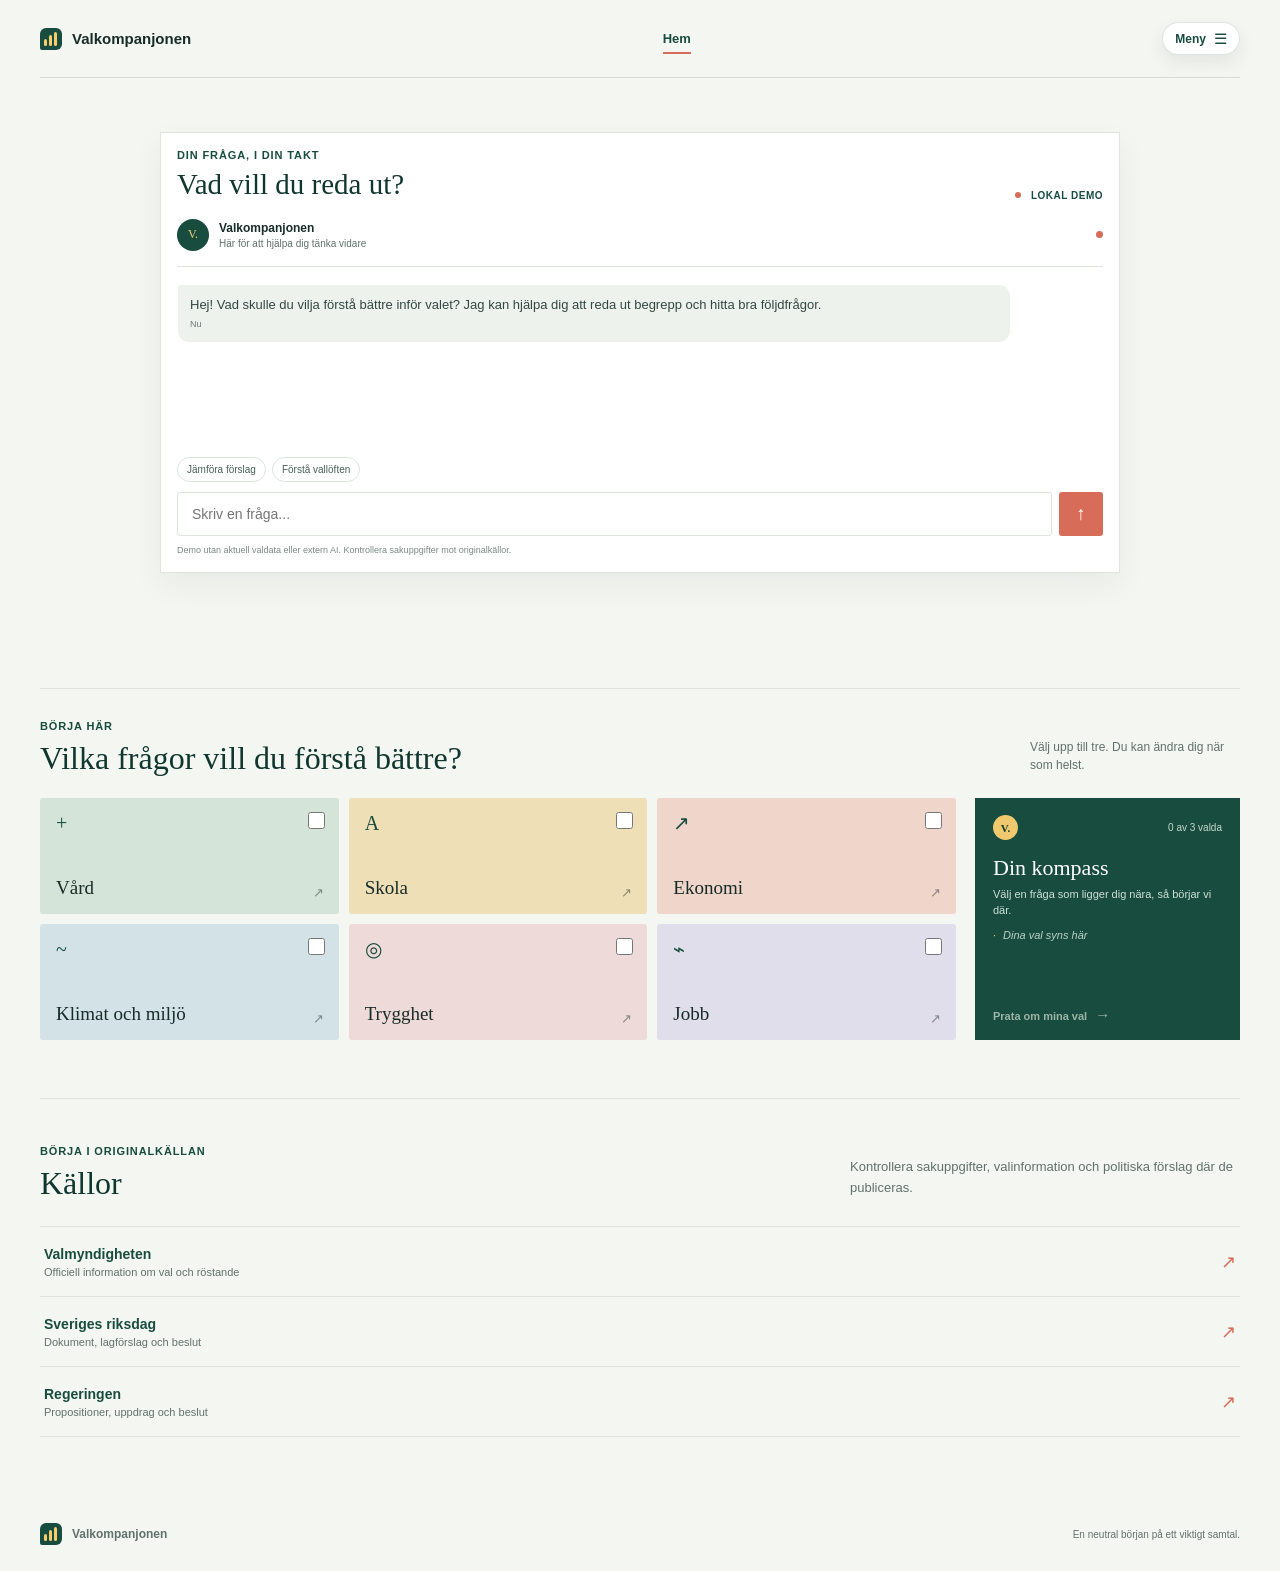
<file: Niklas/index.html>
<!doctype html>
<html lang="sv">
  <head>
    <meta charset="UTF-8" />
    <meta name="viewport" content="width=device-width, initial-scale=1.0" />
    <meta name="theme-color" content="#f4f6f1" />
    <meta name="description" content="Utforska valfrågor och samla det du vill veta mer om med Valkompanjonen." />
    <title>Valkompanjonen</title>
    <link rel="stylesheet" href="styles.css" />
    <script src="app.js" defer></script>
  </head>
  <body>
    <header class="site-header">
      <a class="brand" href="#top" aria-label="Valkompanjonen, till sidans början">
        <span class="brand-mark" aria-hidden="true"><i></i><i></i><i></i></span>
        <span>Valkompanjonen</span>
      </a>
      <nav class="main-nav" aria-label="Huvudmeny">
        <a href="#top" aria-current="page">Hem</a>
      </nav>
      <button class="menu-toggle" type="button" aria-expanded="false" aria-controls="right-menu-panel">
        <span class="menu-toggle-label">Meny</span>
        <span class="menu-toggle-icon" aria-hidden="true">☰</span>
      </button>
    </header>

    <aside class="right-menu-panel" id="right-menu-panel" aria-label="Snabbmeny">
      <nav class="menu-links" aria-label="Snabbnavigering">
        <a href="valstugor.html">Valstugor</a>
        <a href="#kallor">Källor</a>
        <a href="debatt.html">Debatt</a>
        <a href="karta.html">Karta</a>
      </nav>
    </aside>

    <main id="top">
      <section class="home-stage content-width" aria-labelledby="chat-title">
        <section class="chat-box primary-chat" id="chat" aria-labelledby="chat-title">
          <div class="chat-title-row">
            <div>
              <p class="eyebrow">Din fråga, i din takt</p>
              <h2 id="chat-title">Vad vill du reda ut?</h2>
            </div>
            <span class="demo-label"><span aria-hidden="true"></span> Lokal demo</span>
          </div>
          <div class="chat-topbar">
            <div class="chat-avatar" aria-hidden="true">V.</div>
            <div><strong>Valkompanjonen</strong><span>Här för att hjälpa dig tänka vidare</span></div>
            <span class="chat-status" aria-label="Demo-läge"></span>
          </div>
          <div class="messages" id="messages" role="log" aria-live="polite" aria-relevant="additions">
            <div class="message bot-message">Hej! Vad skulle du vilja förstå bättre inför valet? Jag kan hjälpa dig att reda ut begrepp och hitta bra följdfrågor. <span class="message-time">Nu</span></div>
          </div>
          <div class="suggestions" aria-label="Förslag på frågor">
            <button class="suggestion" type="button" data-prompt="Hur kan jag jämföra partiernas förslag sakligt?">Jämföra förslag</button>
            <button class="suggestion" type="button" data-prompt="Vad ska jag titta efter när jag läser ett vallöfte?">Förstå vallöften</button>
          </div>
          <form class="chat-form" id="chat-form">
            <label class="visually-hidden" for="chat-input">Skriv din fråga</label>
            <input id="chat-input" name="message" type="text" placeholder="Skriv en fråga..." autocomplete="off" required />
            <button class="send-button" type="submit" aria-label="Skicka fråga"><span aria-hidden="true">↑</span></button>
          </form>
          <p class="chat-disclaimer">Demo utan aktuell valdata eller extern AI. Kontrollera sakuppgifter mot originalkällor.</p>
        </section>
      </section>

      <section class="questions content-width" id="fragor" aria-labelledby="questions-title">
        <div class="section-heading">
          <div>
            <p class="eyebrow">Börja här</p>
            <h2 id="questions-title">Vilka frågor vill du förstå bättre?</h2>
          </div>
          <p class="section-hint">Välj upp till tre. Du kan ändra dig när som helst.</p>
        </div>

        <div class="topic-layout">
          <fieldset class="topic-grid" aria-label="Välj ämnen">
            <legend class="visually-hidden">Dina viktigaste frågor</legend>
            <label class="topic topic-green">
              <input type="checkbox" name="topic" value="Vård" />
              <span class="topic-icon" aria-hidden="true">+</span><span class="topic-name">Vård</span><span class="topic-arrow" aria-hidden="true">↗</span>
            </label>
            <label class="topic topic-yellow">
              <input type="checkbox" name="topic" value="Skola" />
              <span class="topic-icon" aria-hidden="true">A</span><span class="topic-name">Skola</span><span class="topic-arrow" aria-hidden="true">↗</span>
            </label>
            <label class="topic topic-coral">
              <input type="checkbox" name="topic" value="Ekonomi" />
              <span class="topic-icon" aria-hidden="true">↗</span><span class="topic-name">Ekonomi</span><span class="topic-arrow" aria-hidden="true">↗</span>
            </label>
            <label class="topic topic-blue">
              <input type="checkbox" name="topic" value="Klimat och miljö" />
              <span class="topic-icon" aria-hidden="true">~</span><span class="topic-name">Klimat och miljö</span><span class="topic-arrow" aria-hidden="true">↗</span>
            </label>
            <label class="topic topic-pink">
              <input type="checkbox" name="topic" value="Trygghet" />
              <span class="topic-icon" aria-hidden="true">◎</span><span class="topic-name">Trygghet</span><span class="topic-arrow" aria-hidden="true">↗</span>
            </label>
            <label class="topic topic-lilac">
              <input type="checkbox" name="topic" value="Jobb" />
              <span class="topic-icon" aria-hidden="true">⌁</span><span class="topic-name">Jobb</span><span class="topic-arrow" aria-hidden="true">↗</span>
            </label>
          </fieldset>

          <aside class="priority-panel" aria-live="polite" aria-labelledby="priority-title">
            <div class="priority-topline"><span class="priority-mark" aria-hidden="true">V.</span><span id="topic-count">0 av 3 valda</span></div>
            <h3 id="priority-title">Din kompass</h3>
            <p id="priority-copy">Välj en fråga som ligger dig nära, så börjar vi där.</p>
            <ul class="priority-list" id="priority-list"><li class="empty-priority">Dina val syns här</li></ul>
            <button class="text-button" id="ask-topics" type="button" disabled>Prata om mina val <span aria-hidden="true">→</span></button>
          </aside>
        </div>
      </section>

      <section class="info-section sources-section content-width" id="kallor" aria-labelledby="sources-title">
        <div class="info-heading">
          <div><p class="eyebrow">Börja i originalkällan</p><h2 id="sources-title">Källor</h2></div>
          <p>Kontrollera sakuppgifter, valinformation och politiska förslag där de publiceras.</p>
        </div>
        <div class="source-list">
          <a class="source-link" href="https://www.val.se/" target="_blank" rel="noreferrer"><span><strong>Valmyndigheten</strong><small>Officiell information om val och röstande</small></span><span class="source-arrow" aria-hidden="true">↗</span></a>
          <a class="source-link" href="https://www.riksdagen.se/sv/dokument-och-lagar/" target="_blank" rel="noreferrer"><span><strong>Sveriges riksdag</strong><small>Dokument, lagförslag och beslut</small></span><span class="source-arrow" aria-hidden="true">↗</span></a>
          <a class="source-link" href="https://www.regeringen.se/" target="_blank" rel="noreferrer"><span><strong>Regeringen</strong><small>Propositioner, uppdrag och beslut</small></span><span class="source-arrow" aria-hidden="true">↗</span></a>
        </div>
      </section>
    </main>

    <footer class="site-footer content-width"><a class="brand footer-brand" href="#top"><span class="brand-mark" aria-hidden="true"><i></i><i></i><i></i></span><span>Valkompanjonen</span></a><span>En neutral början på ett viktigt samtal.</span></footer>
  </body>
</html>
</file>
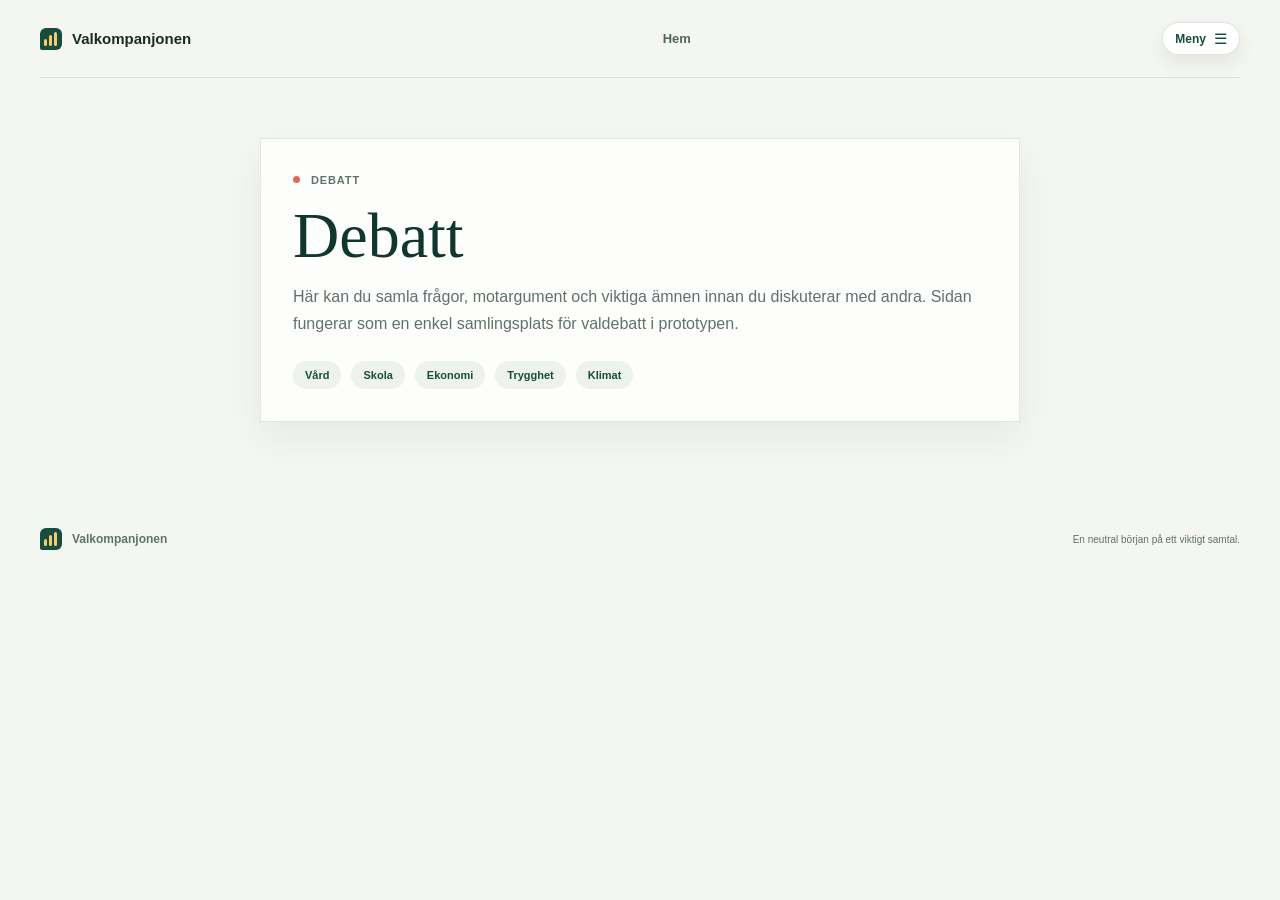
<file: Niklas/debatt.html>
<!doctype html>
<html lang="sv">
  <head>
    <meta charset="UTF-8" />
    <meta name="viewport" content="width=device-width, initial-scale=1.0" />
    <meta name="theme-color" content="#f4f6f1" />
    <meta name="description" content="Debatt-portal i Valkompanjonen." />
    <title>Debatt | Valkompanjonen</title>
    <link rel="stylesheet" href="styles.css" />
  </head>
  <body>
    <header class="site-header">
      <a class="brand" href="index.html#top" aria-label="Valkompanjonen, till startsidan">
        <span class="brand-mark" aria-hidden="true"><i></i><i></i><i></i></span>
        <span>Valkompanjonen</span>
      </a>
      <nav class="main-nav" aria-label="Huvudmeny">
        <a href="index.html#top">Hem</a>
      </nav>
      <button class="menu-toggle" type="button" aria-expanded="false" aria-controls="right-menu-panel">
        <span class="menu-toggle-label">Meny</span>
        <span class="menu-toggle-icon" aria-hidden="true">☰</span>
      </button>
    </header>

    <aside class="right-menu-panel" id="right-menu-panel" aria-label="Snabbmeny">
      <nav class="menu-links" aria-label="Snabbnavigering">
        <a href="valstugor.html">Valstugor</a>
        <a href="index.html#kallor">Källor</a>
        <a href="debatt.html" aria-current="page">Debatt</a>
        <a href="karta.html">Karta</a>
      </nav>
    </aside>

    <main class="content-width page-shell" id="top">
      <section class="info-card page-standalone" aria-labelledby="debatt-title">
        <p class="eyebrow"><span class="eyebrow-dot" aria-hidden="true"></span> Debatt</p>
        <h1 id="debatt-title">Debatt</h1>
        <p>Här kan du samla frågor, motargument och viktiga ämnen innan du diskuterar med andra. Sidan fungerar som en enkel samlingsplats för valdebatt i prototypen.</p>
        <div class="topic-list">
          <span>Vård</span>
          <span>Skola</span>
          <span>Ekonomi</span>
          <span>Trygghet</span>
          <span>Klimat</span>
        </div>
      </section>
    </main>

    <footer class="site-footer content-width"><a class="brand footer-brand" href="index.html#top"><span class="brand-mark" aria-hidden="true"><i></i><i></i><i></i></span><span>Valkompanjonen</span></a><span>En neutral början på ett viktigt samtal.</span></footer>
    <script src="app.js" defer></script>
  </body>
</html>
</file>
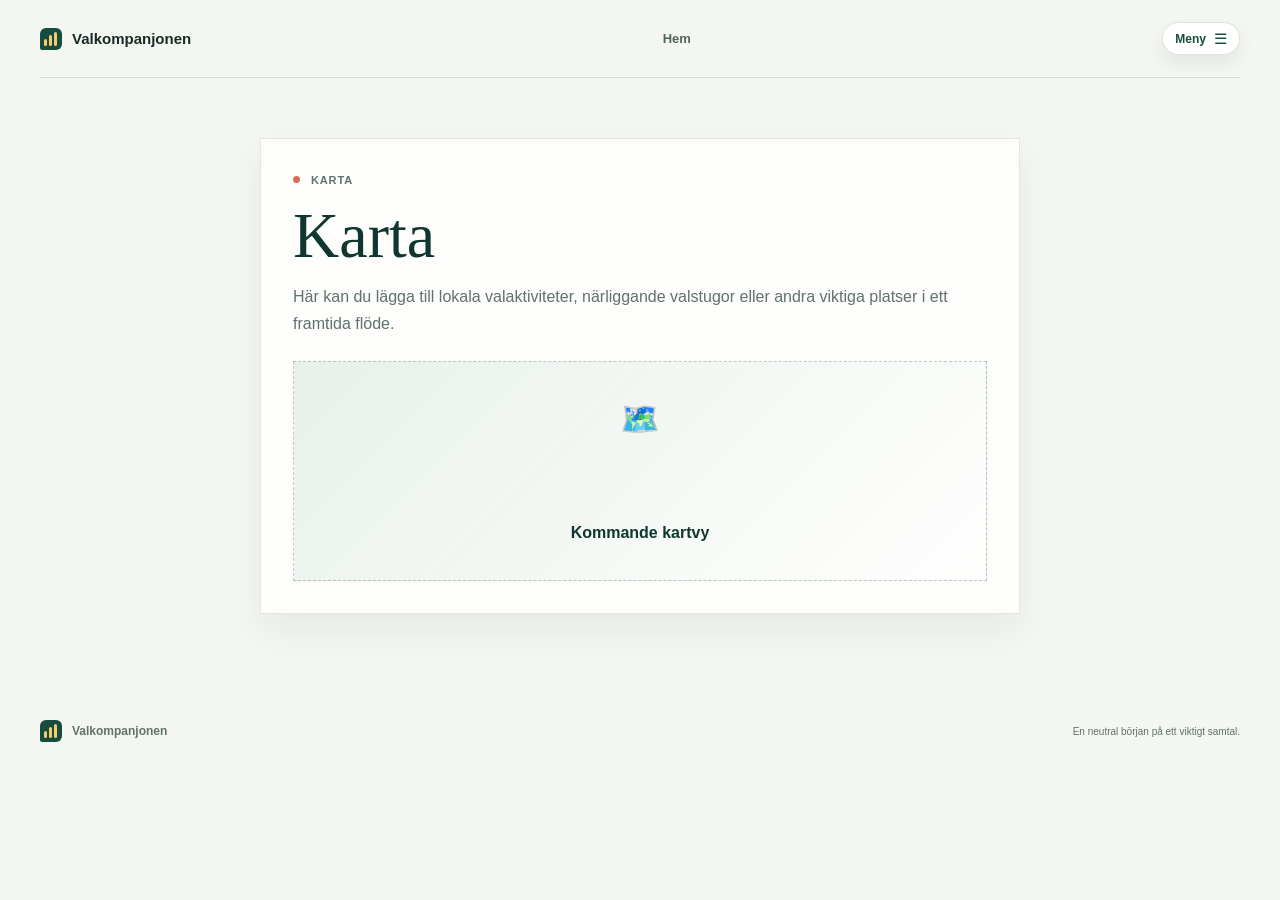
<file: Niklas/karta.html>
<!doctype html>
<html lang="sv">
  <head>
    <meta charset="UTF-8" />
    <meta name="viewport" content="width=device-width, initial-scale=1.0" />
    <meta name="theme-color" content="#f4f6f1" />
    <meta name="description" content="Karta-portal i Valkompanjonen." />
    <title>Karta | Valkompanjonen</title>
    <link rel="stylesheet" href="styles.css" />
  </head>
  <body>
    <header class="site-header">
      <a class="brand" href="index.html#top" aria-label="Valkompanjonen, till startsidan">
        <span class="brand-mark" aria-hidden="true"><i></i><i></i><i></i></span>
        <span>Valkompanjonen</span>
      </a>
      <nav class="main-nav" aria-label="Huvudmeny">
        <a href="index.html#top">Hem</a>
      </nav>
      <button class="menu-toggle" type="button" aria-expanded="false" aria-controls="right-menu-panel">
        <span class="menu-toggle-label">Meny</span>
        <span class="menu-toggle-icon" aria-hidden="true">☰</span>
      </button>
    </header>

    <aside class="right-menu-panel" id="right-menu-panel" aria-label="Snabbmeny">
      <nav class="menu-links" aria-label="Snabbnavigering">
        <a href="valstugor.html">Valstugor</a>
        <a href="index.html#kallor">Källor</a>
        <a href="debatt.html">Debatt</a>
        <a href="karta.html" aria-current="page">Karta</a>
      </nav>
    </aside>

    <main class="content-width page-shell" id="top">
      <section class="info-card page-standalone" aria-labelledby="karta-title">
        <p class="eyebrow"><span class="eyebrow-dot" aria-hidden="true"></span> Karta</p>
        <h1 id="karta-title">Karta</h1>
        <p>Här kan du lägga till lokala valaktiviteter, närliggande valstugor eller andra viktiga platser i ett framtida flöde.</p>
        <div class="map-placeholder" aria-label="Kartplats för valaktiviteter">
          <span>🗺️</span>
          <strong>Kommande kartvy</strong>
        </div>
      </section>
    </main>

    <footer class="site-footer content-width"><a class="brand footer-brand" href="index.html#top"><span class="brand-mark" aria-hidden="true"><i></i><i></i><i></i></span><span>Valkompanjonen</span></a><span>En neutral början på ett viktigt samtal.</span></footer>
    <script src="app.js" defer></script>
  </body>
</html>
</file>
<file: Niklas/styles.css>
:root {
  color-scheme: light;
  --ink: #172c28;
  --muted: #61716b;
  --green: #174c3e;
  --green-deep: #10372f;
  --paper: #f4f6f1;
  --white: #fff;
  --line: #dce4dc;
  --coral: #d76d58;
  --gold: #e8bb57;
  --blue: #b8d5e2;
  --pink: #edc9c5;
  --lilac: #d8d2eb;
  font-family: "Aptos", "Trebuchet MS", sans-serif;
  color: var(--ink);
  background: var(--paper);
  font-synthesis: none;
  text-rendering: optimizeLegibility;
}

* { box-sizing: border-box; }
html { scroll-behavior: smooth; }
body {
  margin: 0;
  min-width: 320px;
  background-color: var(--paper);
  background-image: radial-gradient(#d8e1d8 0.7px, transparent 0.7px);
  background-size: 18px 18px;
}
button, input { font: inherit; }
a { color: inherit; }
.site-header {
  width: min(1280px, calc(100% - 80px));
  height: 78px;
  margin: 0 auto;
  display: flex;
  align-items: center;
  justify-content: space-between;
  border-bottom: 1px solid rgba(23, 76, 62, .14);
}
.brand { display: inline-flex; align-items: center; gap: 10px; text-decoration: none; font-weight: 800; font-size: 15px; }
.brand-mark { display: flex; align-items: end; gap: 2px; width: 22px; height: 22px; padding: 4px; border-radius: 6px 6px 6px 2px; background: var(--green); }
.brand-mark i { display: block; width: 3px; border-radius: 3px; background: #f6cc6c; }
.brand-mark i:nth-child(1) { height: 7px; }
.brand-mark i:nth-child(2) { height: 11px; }
.brand-mark i:nth-child(3) { height: 14px; }
.main-nav { display: flex; align-items: center; gap: 34px; }
.main-nav a { padding: 8px 0; color: #52645e; font-size: 13px; font-weight: 700; text-decoration: none; transition: color .18s ease; }
.main-nav a:hover, .main-nav a[aria-current="page"] { color: var(--green); }
.main-nav a[aria-current="page"] { box-shadow: inset 0 -2px var(--coral); }
.menu-toggle {
  border: 1px solid rgba(23, 76, 62, .14);
  background: #fff;
  color: var(--green);
  padding: 8px 12px;
  border-radius: 999px;
  display: inline-flex;
  align-items: center;
  gap: 8px;
  font-size: 12px;
  font-weight: 800;
  cursor: pointer;
  box-shadow: 0 8px 18px rgba(23,44,40,.08);
}
.menu-toggle-icon { font-size: 15px; line-height: 1; }
.right-menu-panel {
  position: fixed;
  top: 94px;
  right: 26px;
  z-index: 30;
  width: min(220px, calc(100vw - 36px));
  padding: 12px;
  background: rgba(255,255,255,.96);
  border: 1px solid rgba(23, 76, 62, .12);
  border-radius: 18px;
  box-shadow: 0 24px 42px rgba(23,44,40,.12);
  opacity: 0;
  visibility: hidden;
  transform: translateY(-8px);
  transition: opacity .18s ease, transform .18s ease, visibility .18s ease;
}
.right-menu-panel.is-open {
  opacity: 1;
  visibility: visible;
  transform: translateY(0);
}
.menu-links { display: flex; flex-direction: column; gap: 8px; }
.menu-links a {
  padding: 10px 12px;
  border-radius: 10px;
  color: var(--green);
  background: #f4f7f4;
  text-decoration: none;
  font-size: 12px;
  font-weight: 700;
}
.menu-links a:hover { background: #edf2ed; }
.content-width { width: min(1260px, calc(100% - 80px)); margin-inline: auto; }
.home-stage { min-height: 610px; padding: 54px 0 62px; display: block; }
.primary-chat { width: min(100%, 960px); margin: 0 auto; min-width: 0; padding: 26px; border-color: #d8e1d8; box-shadow: 0 18px 50px rgba(23,44,40,.09); scroll-margin-top: 24px; }
.chat-title-row { margin-bottom: 18px; display: flex; align-items: end; justify-content: space-between; gap: 18px; }
.chat-title-row .eyebrow { margin-bottom: 7px; }
.chat-title-row h2 { font-size: 29px; }
.primary-chat .chat-topbar { padding-bottom: 15px; }
.primary-chat .messages { min-height: 190px; max-height: 250px; padding-top: 18px; }
.primary-chat .message { font-size: 13px; }
.primary-chat .chat-form input { padding: 13px 14px; font-size: 14px; }
.primary-chat .send-button { width: 44px; flex-basis: 44px; }
.intro { min-height: 402px; padding: 64px 0 54px; display: grid; grid-template-columns: 1fr 270px; align-items: center; gap: 72px; }
.eyebrow { margin: 0 0 14px; color: var(--green); font-size: 11px; font-weight: 800; letter-spacing: .08em; text-transform: uppercase; }
.eyebrow-dot, .demo-label span { display: inline-block; width: 7px; height: 7px; margin-right: 7px; border-radius: 50%; background: var(--coral); vertical-align: 1px; }
h1, h2, h3, p { margin-top: 0; }
h1 { max-width: 690px; margin-bottom: 18px; color: var(--green-deep); font-family: "Palatino Linotype", "Book Antiqua", Georgia, serif; font-size: clamp(42px, 5vw, 66px); font-weight: 500; line-height: .99; }
h1 em { color: var(--coral); font-weight: 500; }
.intro-text { max-width: 540px; margin-bottom: 24px; color: #52645e; font-size: 16px; line-height: 1.65; }
.primary-link { display: inline-flex; align-items: center; gap: 22px; padding: 13px 17px; border-radius: 4px; background: var(--green); color: white; font-size: 13px; font-weight: 700; text-decoration: none; transition: background .18s ease, transform .18s ease; }
.primary-link:hover { background: var(--green-deep); transform: translateY(-2px); }
.primary-link span { color: #f5cb69; font-size: 17px; }
.intro-note { position: relative; min-height: 202px; padding: 22px; display: flex; flex-direction: column; justify-content: space-between; overflow: hidden; background: #e4ebe1; }
.intro-note::after { position: absolute; right: -23px; bottom: -43px; width: 142px; height: 142px; border: 1px solid rgba(23,76,62,.22); border-radius: 50%; content: ""; box-shadow: 0 0 0 12px rgba(23,76,62,.04), 0 0 0 26px rgba(23,76,62,.035); }
.note-number { display: flex; align-items: center; gap: 8px; color: var(--green); font-size: 10px; font-weight: 800; }
.note-number span { width: 39px; height: 1px; background: #9eafa2; }
.intro-note p { margin: 20px 0; font-family: "Palatino Linotype", "Book Antiqua", Georgia, serif; font-size: 23px; line-height: 1.17; }
.intro-note p strong { color: var(--green); font-weight: 700; }
.note-caption { color: var(--muted); font-size: 11px; }
.questions { padding: 31px 0 58px; border-top: 1px solid var(--line); }
.section-heading { display: flex; align-items: end; justify-content: space-between; gap: 28px; margin-bottom: 22px; }
.section-heading .eyebrow { margin-bottom: 8px; }
h2 { margin-bottom: 0; color: var(--green-deep); font-family: "Palatino Linotype", "Book Antiqua", Georgia, serif; font-size: 32px; font-weight: 500; line-height: 1.13; }
.section-hint { max-width: 210px; margin-bottom: 2px; color: var(--muted); font-size: 12px; line-height: 1.5; }
.topic-layout { display: grid; grid-template-columns: 1fr 265px; gap: 19px; }
.topic-grid { min-width: 0; margin: 0; padding: 0; border: 0; display: grid; grid-template-columns: repeat(3, minmax(0, 1fr)); gap: 10px; }
.topic { position: relative; min-height: 116px; padding: 14px 15px; display: flex; flex-direction: column; justify-content: space-between; border: 1px solid transparent; border-radius: 3px; cursor: pointer; transition: transform .16s ease, border-color .16s ease, box-shadow .16s ease; }
.topic:hover { transform: translateY(-2px); box-shadow: 0 5px 13px rgba(23,44,40,.08); }
.topic:has(input:checked) { border-color: var(--green); box-shadow: inset 0 0 0 1px var(--green); }
.topic:has(input:focus-visible) { outline: 3px solid #286d58; outline-offset: 3px; }
.topic input { position: absolute; top: 13px; right: 13px; width: 17px; height: 17px; margin: 0; accent-color: var(--green); }
.topic-green { background: #d5e4d8; }
.topic-yellow { background: #efdfb7; }
.topic-coral { background: #f0d5cb; }
.topic-blue { background: #d2e2e7; }
.topic-pink { background: #eedad8; }
.topic-lilac { background: #e1deec; }
.topic-icon { color: var(--green); font-family: Georgia, serif; font-size: 20px; line-height: 1; }
.topic-name { color: var(--ink); font-family: "Palatino Linotype", "Book Antiqua", Georgia, serif; font-size: 19px; }
.topic-arrow { position: absolute; right: 14px; bottom: 13px; color: rgba(23,44,40,.48); font-size: 13px; }
.priority-panel { min-height: 242px; padding: 17px 18px; display: flex; flex-direction: column; background: var(--green); color: white; }
.priority-topline { display: flex; align-items: center; justify-content: space-between; color: #c6d8cb; font-size: 10px; }
.priority-mark { display: grid; width: 25px; height: 25px; place-items: center; border-radius: 50%; background: #f0c96e; color: var(--green-deep); font-family: Georgia, serif; font-size: 11px; font-weight: 700; }
.priority-panel h3 { margin: 15px 0 6px; font-family: "Palatino Linotype", "Book Antiqua", Georgia, serif; font-size: 22px; font-weight: 500; }
.priority-panel p { margin-bottom: 10px; color: #d1e0d7; font-size: 11px; line-height: 1.45; }
.priority-list { min-height: 24px; margin: 0; padding: 0; list-style: none; }
.priority-list li { margin-bottom: 5px; color: #fff; font-size: 11px; }
.priority-list li::before { margin-right: 7px; color: #f0c96e; content: "+"; }
.priority-list .empty-priority { color: #bed1c5; font-style: italic; }
.priority-list .empty-priority::before { content: "·"; }
.text-button { width: fit-content; margin-top: auto; padding: 8px 0 0; border: 0; background: transparent; color: #f3cb6e; font-size: 11px; font-weight: 700; cursor: pointer; }
.text-button:disabled { color: #9eb5a7; cursor: not-allowed; }
.text-button span { padding-left: 5px; font-size: 15px; }
.info-section { padding: 60px 0; border-top: 1px solid var(--line); scroll-margin-top: 28px; }
.info-heading { margin-bottom: 25px; display: flex; align-items: end; justify-content: space-between; gap: 40px; }
.info-heading .eyebrow { margin-bottom: 8px; }
.info-heading > p { max-width: 390px; margin: 0 0 3px; color: var(--muted); font-size: 13px; line-height: 1.6; }
.info-grid { display: grid; grid-template-columns: repeat(3, minmax(0, 1fr)); border-top: 1px solid var(--line); border-bottom: 1px solid var(--line); }
.info-item { min-height: 156px; padding: 19px 24px 21px 0; }
.info-item + .info-item { padding-left: 24px; border-left: 1px solid var(--line); }
.info-index { color: var(--coral); font-size: 10px; font-weight: 800; }
.info-item h3 { margin: 17px 0 7px; color: var(--green-deep); font-family: "Palatino Linotype", "Book Antiqua", Georgia, serif; font-size: 20px; font-weight: 500; }
.info-item p { max-width: 290px; margin: 0; color: var(--muted); font-size: 12px; line-height: 1.55; }
.section-prompt { margin-top: 18px; padding: 9px 0; border: 0; border-radius: 0; background: transparent; color: var(--green); font-size: 12px; font-weight: 800; }
.section-prompt span { margin-left: 7px; color: var(--coral); }
.section-prompt:hover { color: var(--coral); }
.sources-section { padding-top: 46px; }
.source-list { border-top: 1px solid var(--line); }
.source-link { min-height: 70px; padding: 13px 4px; display: flex; align-items: center; justify-content: space-between; gap: 18px; border-bottom: 1px solid var(--line); text-decoration: none; }
.source-link strong, .source-link small { display: block; }
.source-link strong { color: var(--green); font-size: 14px; }
.source-link small { margin-top: 4px; color: var(--muted); font-size: 11px; }
.source-arrow { color: var(--coral); font-size: 18px; transition: transform .18s ease; }
.source-link:hover .source-arrow { transform: translate(2px, -2px); }
:root {
  --party-primary: #174c3e;
  --party-strong: #10372f;
  --party-accent: #d76d58;
  --party-soft: #edf2ed;
  --party-surface: #ffffff;
  --party-panel: #e8ece5;
  --party-border: #dce4dc;
  --party-highlight: #f4cd70;
  --party-text: #334740;
}

body[data-party="socialdemokraterna"] { --party-primary: #d42338; --party-strong: #b5132e; --party-accent: #f3c76d; --party-soft: #fbe7eb; --party-panel: #f5e6ea; --party-border: #ebced5; --party-highlight: #f3c76d; --party-text: #572a35; }
body[data-party="moderaterna"] { --party-primary: #1a315d; --party-strong: #102648; --party-accent: #e4b250; --party-soft: #e9eefc; --party-panel: #edf2fb; --party-border: #d4def4; --party-highlight: #e4b250; --party-text: #2b3d60; }
body[data-party="sd"] { --party-primary: #f3b100; --party-strong: #d99b00; --party-accent: #142b36; --party-soft: #fff3d3; --party-panel: #fff5db; --party-border: #f1d486; --party-highlight: #f3b100; --party-text: #41342c; }
body[data-party="vansterpartiet"] { --party-primary: #d2313e; --party-strong: #b92231; --party-accent: #f1b65c; --party-soft: #fde9ec; --party-panel: #fbecef; --party-border: #f0c1c7; --party-highlight: #f1b65c; --party-text: #5a2a2d; }
body[data-party="centerpartiet"] { --party-primary: #1d8f6d; --party-strong: #157056; --party-accent: #e1bf59; --party-soft: #eafaf4; --party-panel: #ebfaf6; --party-border: #cfe7df; --party-highlight: #e1bf59; --party-text: #234b40; }
body[data-party="kristdemokraterna"] { --party-primary: #1b4e9a; --party-strong: #123d7a; --party-accent: #f0bf4c; --party-soft: #edf4ff; --party-panel: #edf5ff; --party-border: #d4e2fb; --party-highlight: #f0bf4c; --party-text: #233f68; }
body[data-party="miljopartiet"] { --party-primary: #2c8b57; --party-strong: #1f7144; --party-accent: #d5c15d; --party-soft: #eaf9ef; --party-panel: #edf9f1; --party-border: #cfead8; --party-highlight: #d5c15d; --party-text: #224d3d; }
body[data-party="liberalerna"] { --party-primary: #0d5cb3; --party-strong: #0b4b94; --party-accent: #f0b04d; --party-soft: #edf5ff; --party-panel: #eef7ff; --party-border: #d9e8ff; --party-highlight: #f0b04d; --party-text: #234268; }

.party-page { padding: 60px 0 78px; }
.page-intro { max-width: 760px; margin-bottom: 55px; }
.page-intro h1 { margin-bottom: 17px; font-size: 64px; }
.page-intro > p:last-child { max-width: 670px; margin-bottom: 0; color: var(--muted); font-size: 15px; line-height: 1.7; }
.party-heading { margin-bottom: 22px; display: flex; align-items: end; justify-content: space-between; gap: 32px; }
.party-heading .eyebrow { margin-bottom: 8px; }
.party-heading > p { max-width: 390px; margin: 0 0 3px; color: var(--muted); font-size: 12px; line-height: 1.6; }
.party-grid { margin: 0; padding: 0; display: grid; grid-template-columns: repeat(4, minmax(0, 1fr)); gap: 14px; list-style: none; }
.party-card { height: 100%; padding: 13px; display: flex; flex-direction: column; border: 1px solid var(--line); background: #fff; color: var(--ink); text-decoration: none; transition: border-color .18s ease, transform .18s ease, box-shadow .18s ease; }
.party-card:hover { transform: translateY(-3px); border-color: #9eafa2; box-shadow: 0 10px 22px rgba(23,44,40,.08); }
.party-logo-stage { height: 128px; margin-bottom: 14px; padding: 14px; display: grid; place-items: center; background: #f7f8f5; overflow: hidden; }
.party-logo-stage img {
  display: block;
  max-width: 100%;
  max-height: 100%;
  width: auto;
  height: auto;
  object-fit: contain;
}
.party-logo-s { background: #c5273d; }
.party-card[data-party="socialdemokraterna"] .party-logo-stage img { max-width: 120px; max-height: 74px; }
.party-card[data-party="sd"] .party-logo-stage img { max-width: 130px; max-height: 70px; }
.party-card[data-party="miljopartiet"] .party-logo-stage img { max-width: 132px; max-height: 78px; }
.party-card h3 { margin: 0 0 9px; color: var(--green-deep); font-family: "Palatino Linotype", "Book Antiqua", Georgia, serif; font-size: 18px; font-weight: 500; }
.party-card-link { margin-top: auto; color: var(--green); font-size: 10px; font-weight: 800; }
.party-card-link span { margin-left: 4px; color: var(--coral); }
.party-note { margin: 22px 0 0; color: var(--muted); font-size: 11px; line-height: 1.6; }
.party-logo-box {
  width: 108px;
  height: 108px;
  margin-bottom: 18px;
  padding: 18px;
  display: grid;
  place-items: center;
  border: 1px solid rgba(23, 76, 62, .12);
  background: rgba(255, 255, 255, .7);
}
.party-logo-box img {
  display: block;
  width: 100%;
  height: 100%;
  object-fit: contain;
}
.chat-section { padding: 34px; display: grid; grid-template-columns: .78fr 1fr; align-items: center; gap: 42px; background: var(--party-panel); scroll-margin-top: 24px; }
.chat-intro h2 { max-width: 300px; margin-bottom: 13px; font-size: 37px; }
.chat-intro > p:not(.eyebrow) { max-width: 270px; margin-bottom: 17px; color: var(--muted); font-size: 13px; line-height: 1.6; }
.demo-label { color: var(--party-primary); font-size: 10px; font-weight: 800; text-transform: uppercase; letter-spacing: .05em; }
.demo-label span { width: 6px; height: 6px; background: var(--party-accent); }
.chat-box { min-width: 0; padding: 16px; background: var(--party-surface); border: 1px solid var(--party-border); box-shadow: 0 12px 30px rgba(23,44,40,.055); }
.chat-topbar { display: flex; align-items: center; gap: 10px; padding-bottom: 12px; border-bottom: 1px solid var(--party-border); }
.chat-avatar { width: 32px; height: 32px; display: grid; place-items: center; border-radius: 50%; background: var(--party-primary); color: var(--party-highlight); font-family: Georgia, serif; font-size: 12px; }
.chat-topbar strong, .chat-topbar span:not(.chat-status) { display: block; }
.chat-topbar strong { font-size: 12px; }
.chat-topbar div:nth-child(2) span { margin-top: 3px; color: var(--muted); font-size: 10px; }
.chat-status { width: 7px; height: 7px; margin-left: auto; border-radius: 50%; background: var(--party-accent); }
.messages { min-height: 106px; max-height: 180px; padding: 14px 1px 7px; display: flex; flex-direction: column; gap: 8px; overflow-y: auto; }
.message { max-width: 90%; padding: 10px 12px; border-radius: 3px 11px 11px 11px; background: var(--party-soft); color: var(--party-text); font-size: 11px; line-height: 1.55; overflow-wrap: anywhere; }
.user-message { align-self: flex-end; border-radius: 11px 3px 11px 11px; background: var(--party-primary); color: white; }
.message-time { display: block; margin-top: 3px; color: rgba(23,44,40,.6); font-size: 9px; }
.user-message .message-time { color: rgba(255,255,255,.7); }
.suggestions { margin-bottom: 10px; display: flex; flex-wrap: wrap; gap: 6px; }
.suggestion { padding: 6px 9px; border: 1px solid var(--party-border); border-radius: 30px; background: white; color: #486057; font-size: 10px; cursor: pointer; }
.suggestion:hover { border-color: var(--party-primary); color: var(--party-primary); }
.chat-form { display: flex; gap: 7px; }
.chat-form input { min-width: 0; flex: 1; padding: 10px 12px; border: 1px solid var(--party-border); border-radius: 3px; outline: none; color: var(--ink); font-size: 12px; }
.chat-form input:focus { border-color: var(--party-primary); box-shadow: 0 0 0 2px rgba(23,76,62,.12); }
.send-button { width: 38px; flex: 0 0 38px; border: 0; border-radius: 3px; background: var(--party-accent); color: white; font-size: 19px; cursor: pointer; }
.send-button:hover { background: var(--party-strong); }
.chat-disclaimer { margin: 8px 0 0; color: #7b8982; font-size: 9px; line-height: 1.4; }
.site-footer { min-height: 74px; display: flex; align-items: center; justify-content: space-between; gap: 16px; color: var(--muted); font-size: 10px; }
.footer-brand { font-size: 12px; }
.page-shell { padding: 60px 0 80px; }
.info-card {
  max-width: 760px;
  margin: 0 auto;
  padding: 32px;
  background: rgba(255,255,255,.82);
  border: 1px solid rgba(23, 76, 62, .12);
  box-shadow: 0 16px 34px rgba(23,44,40,.06);
}
.page-standalone h1 { margin-bottom: 16px; }
.page-standalone p { color: var(--muted); line-height: 1.7; }
.topic-list {
  margin-top: 24px;
  display: flex;
  flex-wrap: wrap;
  gap: 10px;
}
.topic-list span {
  padding: 8px 12px;
  border-radius: 999px;
  background: #edf2ed;
  color: var(--green);
  font-size: 11px;
  font-weight: 700;
}
.map-placeholder {
  margin-top: 24px;
  min-height: 220px;
  display: grid;
  place-items: center;
  border: 1px dashed rgba(23, 76, 62, .28);
  background: linear-gradient(135deg, rgba(230,239,232,.9), rgba(255,255,255,.75));
  color: var(--green-deep);
  text-align: center;
}
.map-placeholder span { font-size: 32px; display: block; margin-bottom: 10px; }
.visually-hidden { position: absolute; width: 1px; height: 1px; padding: 0; margin: -1px; overflow: hidden; clip: rect(0,0,0,0); white-space: nowrap; border: 0; }

@media (max-width: 760px) {
  .site-header, .content-width { width: min(100% - 36px, 620px); }
  .site-header { height: auto; min-height: 66px; flex-wrap: wrap; gap: 5px 14px; padding: 12px 0; }
  .main-nav { gap: 18px; }
  .main-nav a { font-size: 12px; }
  .home-stage { min-height: unset; padding: 43px 0 42px; }
  .primary-chat { width: min(100%, 960px); padding: 19px; }
  .primary-chat .messages { min-height: 130px; }
  .intro { min-height: unset; padding: 48px 0 43px; grid-template-columns: 1fr; gap: 25px; }
  h1 { font-size: 50px; }
  .intro-note { min-height: 150px; }
  .intro-note p { margin: 14px 0; font-size: 21px; }
  .section-heading { align-items: start; flex-direction: column; gap: 9px; }
  h2 { font-size: 29px; }
  .section-hint { max-width: none; }
  .topic-layout { grid-template-columns: 1fr; }
  .topic-grid { grid-template-columns: repeat(2, minmax(0, 1fr)); }
  .topic { min-height: 106px; }
  .priority-panel { min-height: 215px; }
  .info-section { padding: 40px 0; }
  .info-heading { align-items: start; flex-direction: column; gap: 12px; }
  .info-grid { grid-template-columns: 1fr; }
  .info-item, .info-item + .info-item { min-height: unset; padding: 17px 0; border-left: 0; }
  .info-item + .info-item { border-top: 1px solid var(--line); }
  .party-page { padding: 42px 0 58px; }
  .page-intro { margin-bottom: 38px; }
  .page-intro h1 { font-size: 50px; }
  .party-heading { align-items: start; flex-direction: column; gap: 11px; }
  .party-grid { grid-template-columns: repeat(2, minmax(0, 1fr)); gap: 10px; }
  .party-logo-stage { height: 108px; }
}
@media (max-width: 420px) {
  .site-header, .content-width { width: calc(100% - 28px); }
  .site-header { align-items: center; }
  .main-nav { width: 100%; justify-content: space-between; gap: 10px; }
  .main-nav a { padding: 7px 0; }
  .intro { padding-top: 39px; }
  h1 { font-size: 43px; }
  .stage-copy h1 { font-size: 43px; }
  .topic-grid { gap: 8px; }
  .topic { min-height: 98px; padding: 12px; }
  .topic-name { font-size: 17px; }
  .primary-chat { padding: 13px; }
  .chat-title-row { align-items: start; flex-direction: column; gap: 7px; }
  .chat-title-row h2 { font-size: 26px; }
  .info-heading h2 { font-size: 29px; }
  .party-card { padding: 10px; }
  .party-logo-stage { height: 94px; padding: 9px; }
  .party-card h3 { font-size: 16px; }
  .site-footer { align-items: flex-start; flex-direction: column; justify-content: center; padding-block: 15px; }
}
@media (prefers-reduced-motion: reduce) {
  *, *::before, *::after { scroll-behavior: auto !important; transition-duration: .01ms !important; }
}
</file>
